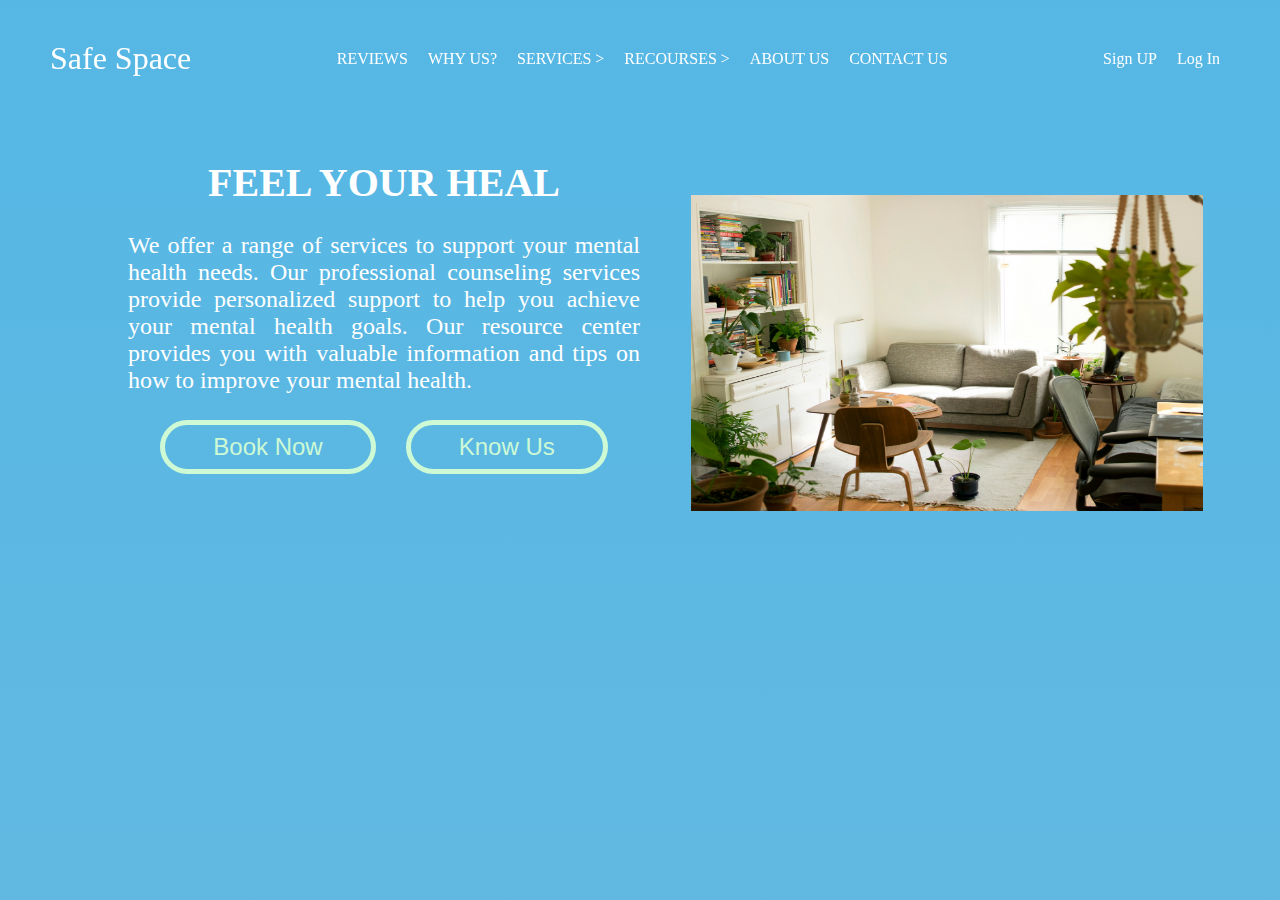
<file: index.html>
<!DOCTYPE html>
<html lang="en">
  <head>
    <meta charset="UTF-8" />
    <meta name="viewport" content="width=device-width, initial-scale=1.0" />
    <title>Safe Space ;)</title>

    <!-- =====Syle link===== -->
    <link rel="stylesheet" href="./sttyle.css" />
  </head>
  <body>
    <header class="headerlevel1">
      <div class="headerlevel2">
        <div class="logoinheader">
          <a href="#">Safe Space</a>
        </div>
        <ul class="navlist">
          <li class="navitems"><a href="">Reviews</a></li>
          <li class="navitems">
            <a href="">Why Us? </a>
          </li>
          <li class="navitems">
            <a href="">Services > </a>
            <div class="dropdown">
              <ul class="cardholder">
                <li>
                  <div class="cards">
                    <div class="cardcontents">
                      <img
                        class="cardimage"
                        src="./assets/images/family.jpg"
                        alt="family picture"
                      />
                      <p class="cardtext">Family Therapy</p>
                      <p class="carddescription">For you and your family</p>
                    </div>
                  </div>
                </li>
                <li>
                  <div class="cards">
                    <div class="cardcontents">
                      <img
                        class="cardimage"
                        src="./assets/images/family.jpg"
                        alt="family picture"
                      />
                      <p class="cardtext">Family Therapy</p>
                      <p class="carddescription">For you and your family</p>
                    </div>
                  </div>
                </li>
                <li>
                  <div class="cards">
                    <div class="cardcontents">
                      <img
                        class="cardimage"
                        src="./assets/images/family.jpg"
                        alt="family picture"
                      />
                      <p class="cardtext">Family Therapy</p>
                      <p class="carddescription">For you and your family</p>
                    </div>
                  </div>
                </li>
              </ul>
            </div>
          </li>
          <li class="navitems"><a href="">Recourses > </a></li>
          <li class="navitems"><a href="">About Us</a></li>
          <li class="navitems"><a href="">Contact Us</a></li>
        </ul>
        <div class="identitybuttons">
          <div class="signup idbutton">
            <a href="#"><span>Sign UP</span></a>
          </div>
          <div class="login idbutton">
            <a href="#"><span>Log In</span></a>
          </div>
        </div>
      </div>
    </header>

    <!-- ========Containt========= -->
    <div class="boxy1">
      <div class="container">
        <div class="row1">
          <h1 class="slogan">FEEL YOUR HEAL</h1>
          <p class="hometext">
            We offer a range of services to support your mental health needs.
            Our professional counseling services provide personalized support to
            help you achieve your mental health goals. Our resource center
            provides you with valuable information and tips on how to improve
            your mental health.
          </p>
          <div class="buttondivision">
            <button class="bookbtn">Book Now</button>
            <button class="bookbtn">Know Us</button>
          </div>
        </div>
        <div class="row2">
          <!-- image  -->
          <img class="roomImg" src="./assets/images/room.jpg" alt="room png" />
        </div>
      </div>
    </div>
  </body>
</html>
</file>
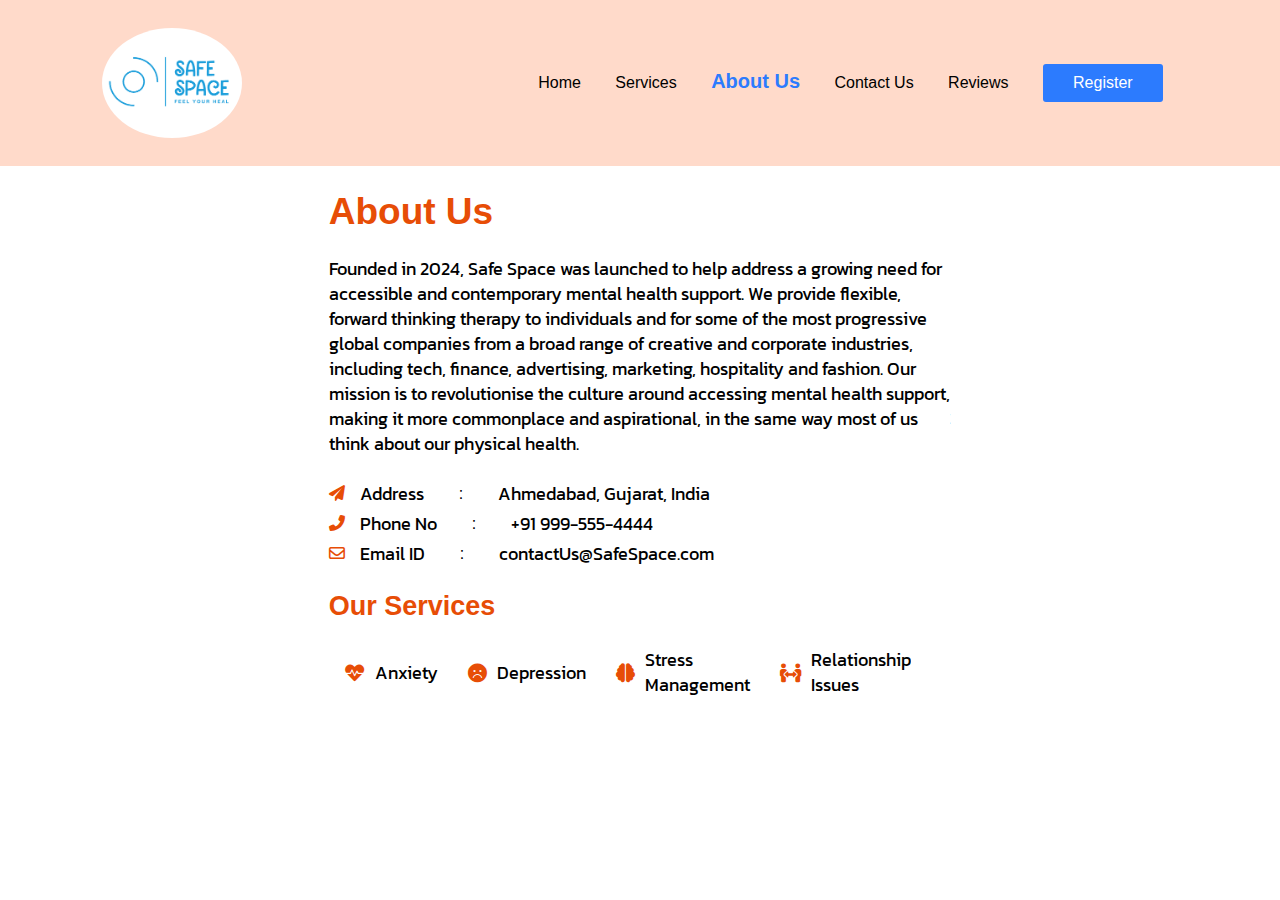
<file: aboutUs.html>
<!DOCTYPE html>
<html lang="en">
  <head>
    <link
      rel="stylesheet"
      href="https://cdnjs.cloudflare.com/ajax/libs/font-awesome/6.0.0-beta3/css/all.min.css"
    />

    <link rel="preconnect" href="https://fonts.googleapis.com" />
    <link rel="preconnect" href="https://fonts.gstatic.com" crossorigin />
    <link
      href="https://fonts.googleapis.com/css2?family=Kanit:ital,wght@0,100;0,200;0,300;0,400;0,500;0,600;0,700;0,800;0,900;1,100;1,200;1,300;1,400;1,500;1,600;1,700;1,800;1,900&display=swap"
      rel="stylesheet"
    />
    <link rel="stylesheet" href="aboutUs.css" />
    <meta charset="UTF-8" />
    <meta name="viewport" content="width=device-width, initial-scale=1.0" />
    <title>About Us</title>
  </head>
  <body>
    <div class="header">
      <nav class="nav-links">
        <img src="./assets/images/logoInWhite.png" alt="logo" class="logo" />
        <ul>
          <li><a href="home.html">Home</a></li>
          <li><a href="services.html">Services</a></li>
          <!-- <li><a href="#">Resources</a></li> -->
          <li><a class="active" href="aboutUs.html">About Us</a></li>
          <li><a href="contactus.html">Contact Us</a></li>
          <li><a href="#">Reviews</a></li>
          <li class="btn">
            <a href="login.html"><span style="color: white">Register</span></a>
          </li>
          <!-- <li class="btn">Register</li> -->
        </ul>
      </nav>
    </div>

    <section id="about-section">
      <!-- about right  -->

      <div class="about-right">
        <h1>About Us</h1>
        <br />

        <p>
          Founded in 2024, Safe Space was launched to help address a growing
          need for accessible and contemporary mental health support. We provide
          flexible, forward thinking therapy to individuals and for some of the
          most progressive global companies from a broad range of creative and
          corporate industries, including tech, finance, advertising, marketing,
          hospitality and fashion. Our mission is to revolutionise the culture
          around accessing mental health support, making it more commonplace and
          aspirational, in the same way most of us think about our physical
          health.
        </p>

        <div class="address">
          <ul>
            <li>
              <span class="address-logo">
                <i class="fas fa-paper-plane"></i>
              </span>

              <p>Address</p>

              <span class="saprater">:</span>

              <p>Ahmedabad, Gujarat, India</p>
            </li>

            <li>
              <span class="address-logo">
                <i class="fas fa-phone-alt"></i>
              </span>

              <p>Phone No</p>

              <span class="saprater">:</span>

              <p>+91 999-555-4444</p>
            </li>

            <li>
              <span class="address-logo">
                <i class="far fa-envelope"></i>
              </span>

              <p>Email ID</p>

              <span class="saprater">:</span>

              <p>contactUs@SafeSpace.com</p>
            </li>
          </ul>
        </div>

        <div class="expertise">
          <h3>Our Services</h3>

          <ul>
            <li>
              <span class="expertise-logo">
                <i class="fa-solid fa-heart-pulse"></i>
              </span>

              <p>Anxiety</p>
            </li>

            <li>
              <span class="expertise-logo">
                <i class="fa-solid fa-face-frown"></i>
              </span>

              <p>Depression</p>
            </li>

            <li>
              <span class="expertise-logo">
                <i class="fa-solid fa-brain"></i>
              </span>

              <p>Stress Management</p>
            </li>

            <li>
              <span class="expertise-logo">
                <i class="fa-solid fa-people-arrows"></i>
              </span>

              <p>Relationship Issues</p>
            </li>
          </ul>
        </div>
      </div>
    </section>
  </body>
</html>
</file>
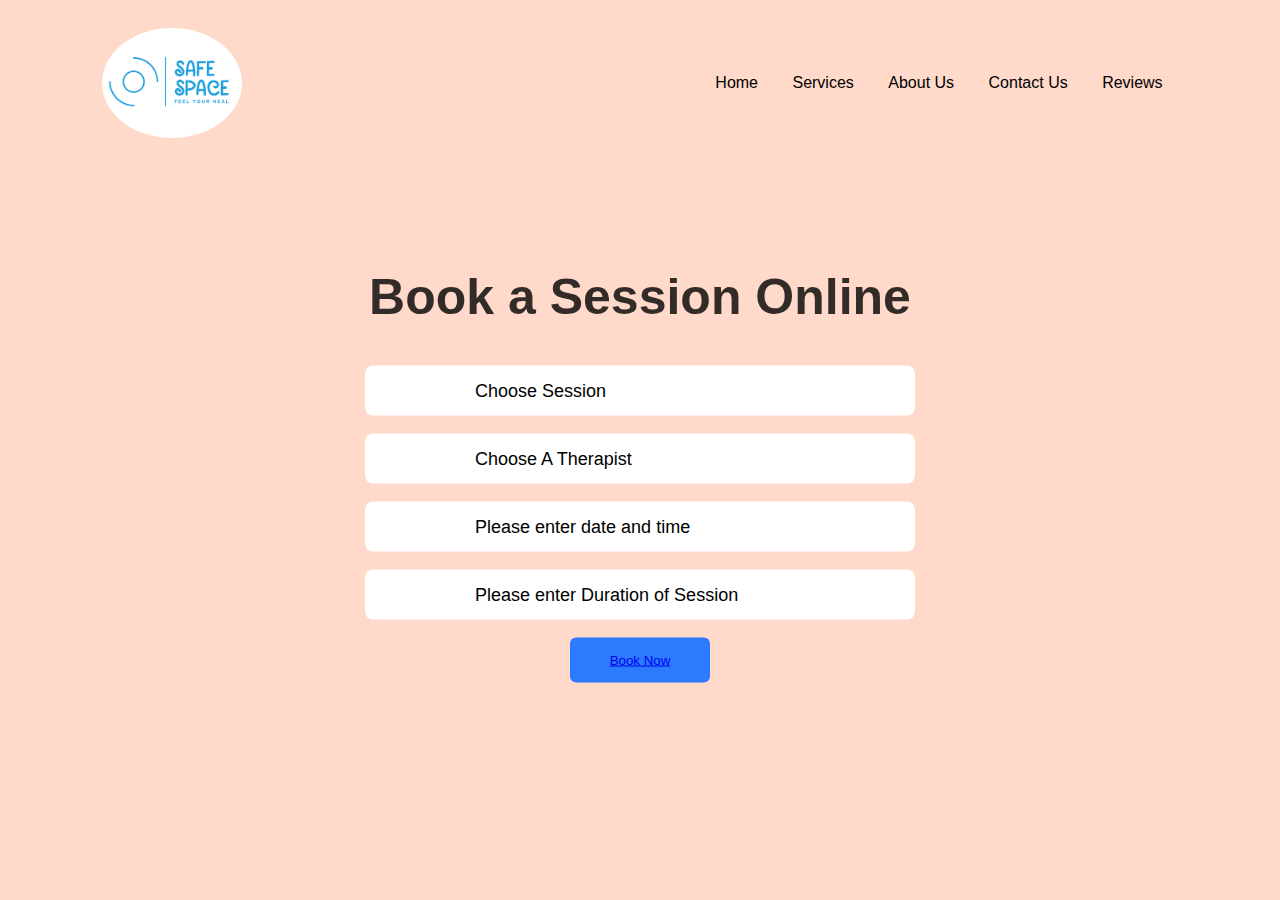
<file: booking.html>
<!DOCTYPE html>
<html lang="en">
  <head>
    <link
      rel="stylesheet"
      href="https://cdnjs.cloudflare.com/ajax/libs/font-awesome/6.5.1/css/all.min.css"
      integrity="sha512-DTOQO9RWCH3ppGqcWaEA1BIZOC6xxalwEsw9c2QQeAIftl+Vegovlnee1c9QX4TctnWMn13TZye+giMm8e2LwA=="
      crossorigin="anonymous"
      referrerpolicy="no-referrer"
    />
    <link rel="stylesheet" href="booking.css" />
    <meta charset="UTF-8" />
    <meta name="viewport" content="width=device-width, initial-scale=1.0" />
    <title>Safe Space</title>
    <script src="./booking.js"></script>
  </head>
  <body>
    <div class="header">
      <!-- <video autoplay loop class="back-video" muted plays-inline>
            <source src="./video (2160p).mp4" type="video/mp4">
        </video> -->

      <nav class="nav-links">
        <img src="./assets/images/logoInWhite.png" alt="logo" class="logo" />
        <ul>
          <li><a href="./home.html">Home</a></li>
          <li><a href="./services.html">Services</a></li>
          <!-- <li><a href="#">Resources</a></li> -->
          <li><a href="aboutUs.html">About Us</a></li>
          <li><a href="contactus.html">Contact Us</a></li>
          <li><a href="reviews.html">Reviews</a></li>
          <!-- <li class="btn">Register</li> -->
        </ul>
      </nav>

      <div class="content">
        <!-- <i class="fa-solid fa-calendar-days"></i>
            <i class="fa-solid fa-pen"></i> -->
        <h1>Book a Session Online</h1>

        <form>
          <i class="fa-solid fa-pen"></i>
          <input type="text" placeholder="Choose Session" />
          <i class="fa-solid fa-ellipsis-vertical"></i>
        </form>

        <br />

        <form>
          <i class="fa-solid fa-user-doctor"></i>
          <input type="text" placeholder="Choose A Therapist" />
          <i class="fa-solid fa-ellipsis-vertical"></i>
        </form>
        <br />
        <form>
          <i class="fa-solid fa-calendar-days"></i>
          <!-- Display the placeholder text outside the input field -->
          <span
            id="placeholderTextDateTime"
            class="placeholderText"
            onclick="showDateTimePicker()"
            >Please enter date and time</span
          >
          <input
            type="datetime-local"
            id="datetimeInput"
            style="display: none"
          />
          <!-- <button type="button" onclick="showDateTimePicker()">Select</button> -->
          <i class="fa-solid fa-ellipsis-vertical"></i>
        </form>

        <br />

        <form>
          <i class="fa-solid fa-business-time"></i>
          <span
            id="placeholderTextTime"
            class="placeholderText"
            onclick="showTimePicker()"
            >Please enter Duration of Session</span
          >
          <input type="time" id="timeInput" style="display: none" />
          <i class="fa-solid fa-ellipsis-vertical"></i>
        </form>

        <br />

        <button type="submit" class="button">
          <a href="./videocall.html">Book Now</a>
        </button>
      </div>
    </div>
  </body>
</html>
</file>
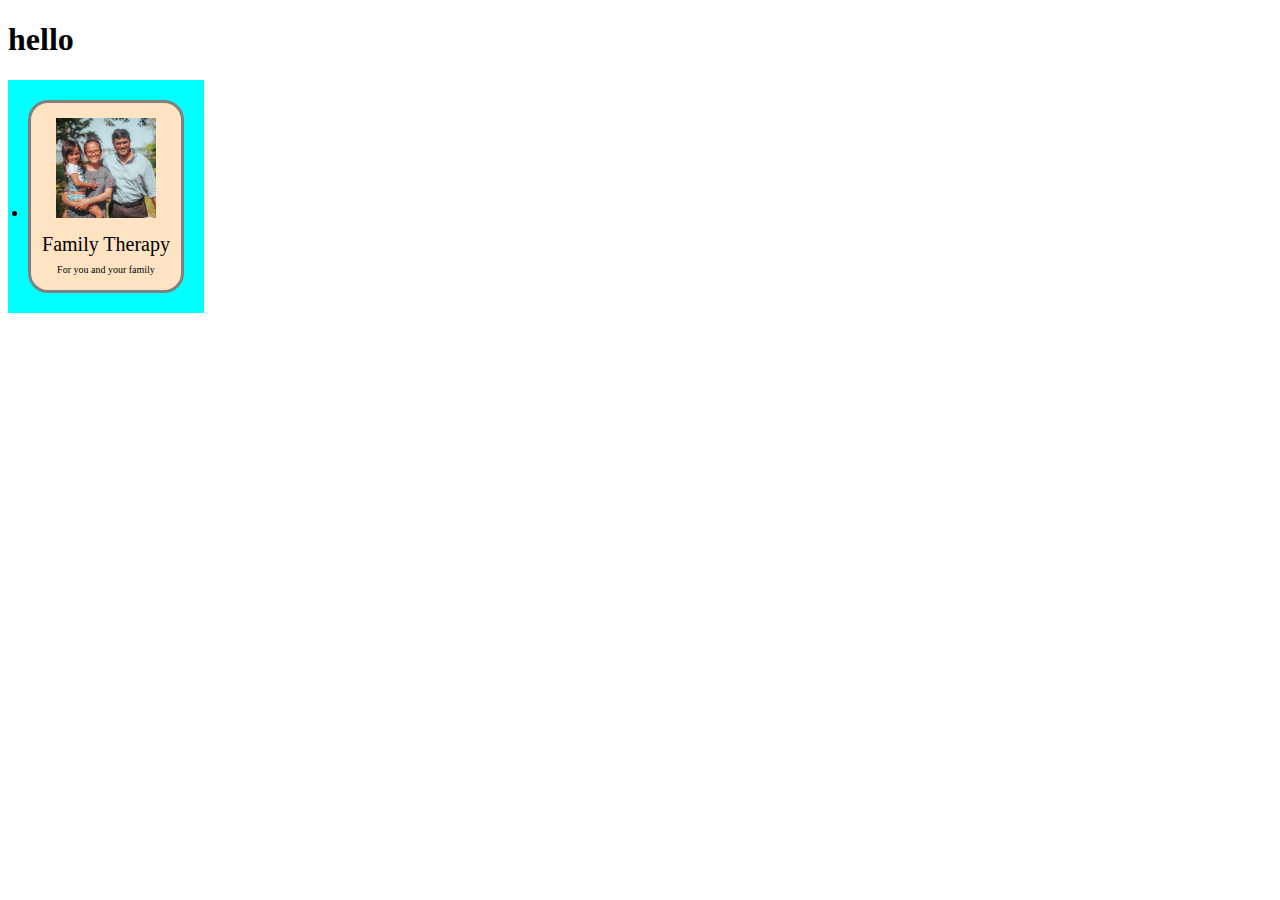
<file: cardsmaking.html>
<!DOCTYPE html>
<html lang="en">
  <head>
    <meta charsemay take up to 2-3 weeks before your st="UTF-8" />
    <meta name="viewport" content="width=device-width, initial-scale=1.0" />
    <link rel="stylesheet" href="./styleforcard.css" />
    <title>Document</title>
  </head>
  <body>
    <h1>hello</h1>
    <div class="cardholder">
      <li class="dropdown">
        <div class="cards">
          <div class="cardcontents">
            <img
              class="cardimage"
              src="./assets/images/family.jpg"
              alt="family picture"
            />
            <p class="cardtext">Family Therapy</p>
            <p class="carddescription">For you and your family</p>
          </div>
        </div>
      </li>
    </div>
  </body>
</html>
</file>
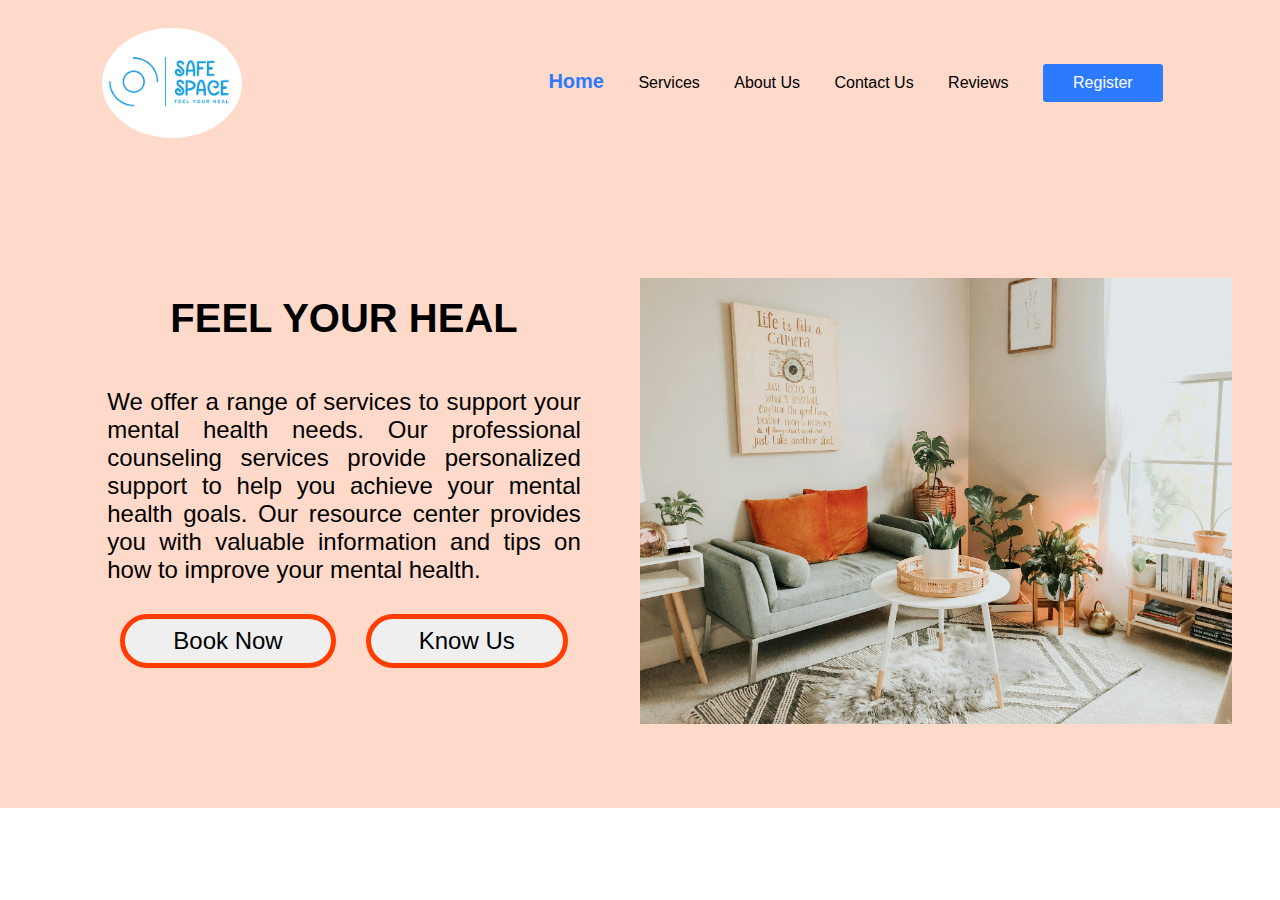
<file: home.html>
<!DOCTYPE html>
<html lang="en">
  <head>
    <link rel="icon" href="./assets/images/logoInWhite.png" />
    <link rel="stylesheet" href="home.css" />
    <meta charset="UTF-8" />
    <meta name="viewport" content="width=device-width, initial-scale=1.0" />
    <title>Safe Space</title>
  </head>
  <body>
    <div class="header">
      <nav class="nav-links">
        <img src="./assets/images/logoInWhite.png" alt="logo" class="logo" />
        <ul>
          <li><a class="active" href="home.html">Home</a></li>
          <li><a href="services.html">Services</a></li>
          <!-- <li><a href="resources.html">Resources</a></li> -->
          <li><a href="aboutUs.html">About Us</a></li>
          <li><a href="contactus.html">Contact Us</a></li>
          <li><a href="#">Reviews</a></li>
          <li class="btn">
            <a href="login.html"><span style="color: white">Register</span></a>
          </li>
        </ul>
      </nav>
    </div>

    <div class="content">
      <div class="rows">
        <div class="textcontent">
          <h1 class="slogan">FEEL YOUR HEAL</h1>
          <p class="hometext">
            We offer a range of services to support your mental health needs.
            Our professional counseling services provide personalized support to
            help you achieve your mental health goals. Our resource center
            provides you with valuable information and tips on how to improve
            your mental health.
          </p>
          <!-- <p class="homespan">want to cure yourself permanently</p> -->
          <div class="buttondivision">
            <button
              class="bookbtn"
              onclick="window.location.href = 'booking.html'"
            >
              Book Now
            </button>
            <button
              class="bookbtn"
              onclick="window.location.href = 'aboutUs.html'"
            >
              Know Us
            </button>
          </div>
        </div>
      </div>
      <div class="row">
        <div>
          <img
            class="homeimage"
            src="./assets/images/diningRoom1.jpg"
            alt="diningRoom1"
          />
        </div>
      </div>
    </div>
  </body>
</html>
</file>
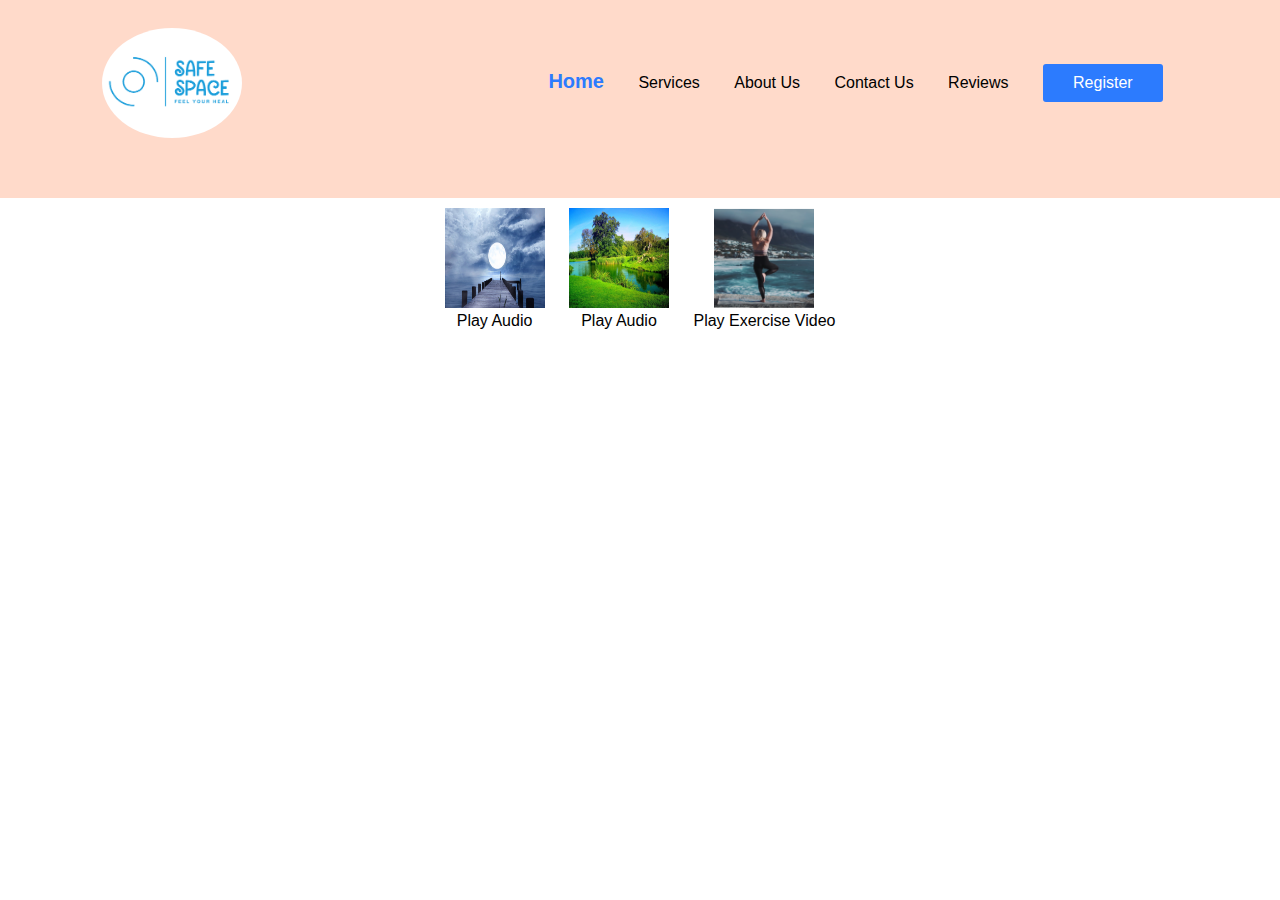
<file: resources.html>
<!DOCTYPE html>
<html lang="en">
  <head>
    <meta charset="UTF-8" />
    <meta name="viewport" content="width=device-width, initial-scale=1.0" />
    <title>Resources</title>
    <link rel="stylesheet" href="resources.css" />
    <script src="resources.js"></script>
  </head>
  <body>
    <div class="header">
      <nav class="nav-links">
        <img src="./assets/images/logoInWhite.png" alt="logo" class="logo" />
        <ul>
          <li><a class="active" href="home.html">Home</a></li>
          <li><a href="services.html">Services</a></li>
          <!-- <li><a href="#">Resources</a></li> -->
          <li><a href="aboutUs.html">About Us</a></li>
          <li><a href="contactus.html">Contact Us</a></li>
          <li><a href="#">Reviews</a></li>
          <li class="btn">
            <a href="login.html"><span style="color: white">Register</span></a>
          </li>
        </ul>
      </nav>
    </div>

    <div
      class="media-item"
      onclick="playMedia('assets/resources/audio/moonlight.mp3')"
    >
      <img src="assets/images/moonlight.jpg" alt="Audio" />
      <p>Play Audio</p>
    </div>

    <div
      class="media-item"
      onclick="playMedia('assets/resources/audio/melodyOfNature.mp3')"
    >
      <img src="/assets/images/nature.jpg" alt="Audio" />
      <p>Play Audio</p>
    </div>

    <div
      class="media-item"
      onclick="playMedia('assets/resources/video/standingpose.mp4')"
    >
      <img src="assets/images/yogaStandingPose.png" alt="Video" />
      <p>Play Exercise Video</p>
    </div>

    <audio id="audioPlayer" controls style="display: none">
      <source id="audioSource" src="" type="audio/mpeg" />
    </audio>

    <video id="videoPlayer" controls style="display: none">
      <source id="videoSource" src="" type="video/mp4" />
    </video>
  </body>
</html>
</file>
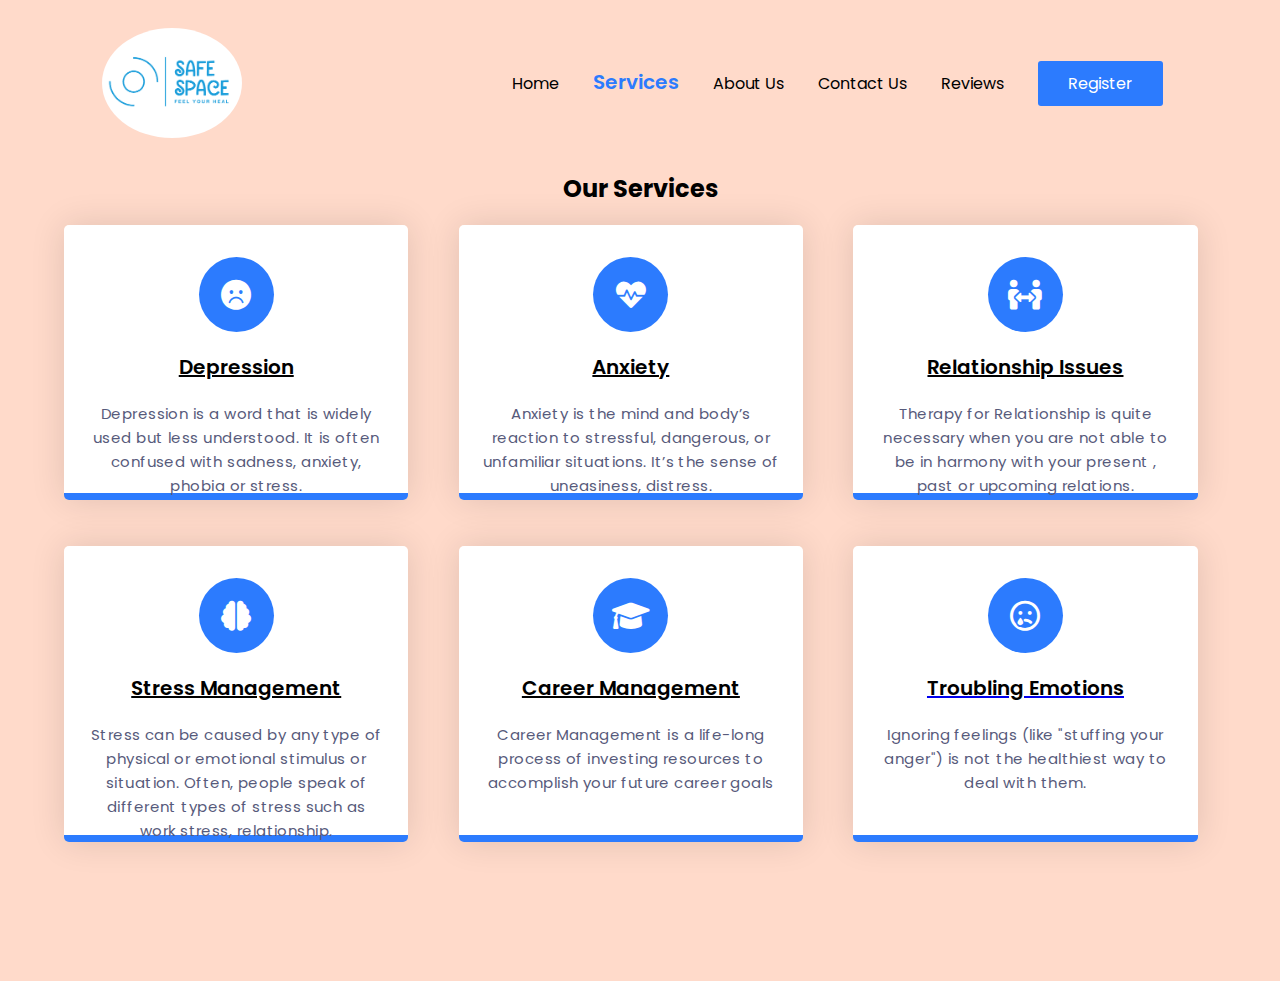
<file: services.html>
<!DOCTYPE html>
<html lang="en">
  <head>
    <link rel="icon" href="./assets/images/logoInWhite.png" />

    <meta name="viewport" content="width=device-width, initial-scale=1.0" />
    <title>Services</title>
    <!-- Font Awesome CDN-->
    <link
      rel="stylesheet"
      href="https://cdnjs.cloudflare.com/ajax/libs/font-awesome/6.0.0-beta3/css/all.min.css"
    />
    <!-- Google Font -->
    <link
      href="https://fonts.googleapis.com/css2?family=Poppins:wght@400;500;600&display=swap"
      rel="stylesheet"
    />

    <!-- Stylesheet -->
    <link rel="stylesheet" href="services.css" />
  </head>
  <body>
    <div class="header">
      <nav class="nav-links">
        <img src="./assets/images/logoInWhite.png" alt="logo" class="logo" />
        <ul>
          <li><a href="home.html">Home</a></li>
          <li><a class="active" href="services.html">Services</a></li>
          <!-- <li><a href="#">Resources</a></li> -->
          <li><a href="aboutUs.html">About Us</a></li>
          <li><a href="contactus.html">Contact Us</a></li>
          <li><a href="reviews.html">Reviews</a></li>
          <li class="btn">
            <a href="login.html"><span style="color: white">Register</span></a>
          </li>
        </ul>
      </nav>
    </div>
    <section>
      <div class="row">
        <h2 class="section-heading">Our Services</h2>
      </div>
      <div class="row">
        <div class="column">
          <div class="card">
            <div class="icon-wrapper">
              <i class="fa-solid fa-face-frown"></i>
            </div>
            <h3><a href="booking.html" style="color: black">Depression</a></h3>
            <p>
              Depression is a word that is widely used but less understood. It
              is often confused with sadness, anxiety, phobia or stress.
            </p>
          </div>
        </div>
        <div class="column">
          <div class="card">
            <div class="icon-wrapper">
              <i class="fa-solid fa-heart-pulse"></i>
            </div>
            <h3><a href="booking.html" style="color: black">Anxiety</a></h3>
            <p>
              Anxiety is the mind and body’s reaction to stressful, dangerous,
              or unfamiliar situations. It’s the sense of uneasiness, distress.
            </p>
          </div>
        </div>
        <div class="column">
          <div class="card">
            <div class="icon-wrapper">
              <i class="fa-solid fa-people-arrows"></i>
            </div>
            <h3>
              <a href="booking.html" style="color: black"
                >Relationship Issues</a
              >
            </h3>
            <p>
              Therapy for Relationship is quite necessary when you are not able
              to be in harmony with your present , past or upcoming relations.
            </p>
          </div>
        </div>
        <div class="column">
          <div class="card">
            <div class="icon-wrapper">
              <i class="fa-solid fa-brain"></i>
            </div>
            <h3>
              <a href="booking.html" style="color: black">Stress Management</a>
            </h3>
            <p>
              Stress can be caused by any type of physical or emotional stimulus
              or situation. Often, people speak of different types of stress
              such as work stress, relationship.
            </p>
          </div>
        </div>
        <div class="column">
          <div class="card">
            <div class="icon-wrapper">
              <i class="fa-solid fa-graduation-cap"></i>
            </div>
            <h3>
              <a href="booking.html" style="color: black">Career Management</a>
            </h3>
            <p>
              Career Management is a life-long process of investing resources to
              accomplish your future career goals
            </p>
          </div>
        </div>
        <div class="column">
          <div class="card">
            <div class="icon-wrapper">
              <i class="fa-regular fa-face-sad-tear"></i>
            </div>
            <h3>
              <a href="booking.html"
                ><span style="color: black">Troubling Emotions</span></a
              >
            </h3>
            <p>
              Ignoring feelings (like "stuffing your anger") is not the
              healthiest way to deal with them.
            </p>
          </div>
        </div>
      </div>
    </section>
  </body>
</html>
</file>
<file: sttyle.css>
* {
  padding: 0;
  margin: 0;
  box-sizing: border-box;
}
:root {
  --first-color: #ff8080;
  --second-color: #ffcf96;
  --third-color: #f6fdc3;
  --fourth-color: #cdfad5;
  --font-color-one: white;
}
li {
  list-style: none;
}
/* ===========nav bar ========== */
.logoinheader {
  font-size: 2rem;
  text-decoration: none;
}
.headerlevel1 {
  position: fixed;
  top: 0;
  left: 0;
  right: 0;
  bottom: 0;
  height: 100px;
  background-color: transparent;
  z-index: 1;
}
.headerlevel2 {
  padding: 40px 50px;
  display: flex;
  flex-direction: row;
  align-items: center;
  justify-content: space-between;
}
.navlist {
  display: flex;
  flex-direction: row;
  align-items: center;
  text-transform: uppercase;
}
.navlist a {
  color: white;
  text-decoration: none;
}
.identitybuttons a {
  color: white;
  text-decoration: none;
}
.logoinheader a {
  color: white;
  text-decoration: none;
}
.navitems,
.idbutton {
  list-style: none;
  margin: 0 10px;
}
.identitybuttons {
  display: flex;
}
/* ========dropdown======== */
.dropdown {
  display: none;
  position: relative;
  top: 20px;
  left: auto;
}
.navitems:hover .dropdown {
  display: inline;
}

.cardholder {
  position: absolute;
  background-color: aqua;
  width: fit-content;
  display: flex;
  flex-direction: row;
  align-items: center;
  /* justify-content: space-between; */
  /* flex-wrap: wrap; */
  gap: 30px;
  padding: 20px;
}

.cards {
  background-color: bisque;
  border: 3px solid gray;
  border-radius: 20px;
  width: 150px;
  aspect-ratio: 2/2.5;
}
.cardcontents {
  display: flex;
  flex-direction: column;
  justify-content: center;
  align-items: center;
  text-align: center;
}
.cardimage {
  width: 100px;
  margin-top: 15px;
}
.cardtext {
  font-size: 20px;
  margin-top: 15px;
  margin-bottom: 0;
}
.carddescription {
  font-size: 10px;
  padding: 0;
  margin: 8px 0;
}

/* =========containts========= */
.boxy1 {
  background: linear-gradient(0deg, #1c9ad4b2, #1b9edbbd);
  background-size: cover;
  width: 100%;
  height: 100vh;
}
.container {
  padding: 9rem 8rem;
  text-align: left;
  display: grid;
  grid-template-columns: 1fr 1fr;
}
.slogan {
  margin: 3% 0;
  margin-bottom: 0px;
  font-size: 2.5rem;
  text-align: center;
  color: var(--font-color-one);
}
.hometext {
  font-size: 1.5rem;
  padding: 5% 0;
  text-align: justify;
  color: var(--font-color-one);
}
.buttondivision {
  display: flex;
  justify-content: center;
  gap: 30px;
}
.buttondivision .bookbtn {
  padding: 0.5rem 3rem;
  font-size: 1.5em;
  cursor: pointer;
  border-radius: 40px;
  border: 5px solid var(--fourth-color);
  color: var(--fourth-color);
  background-color: transparent;
  transition: transform 0.5s ease;
}

.bookbtn:hover {
  position: relative;
  transform: scale(1.1);
  background-color: var(--fourth-color);
  color: black;
}

.roomImg {
  aspect-ratio: 16/9;
  width: 100%;
  height: 80%;
  margin: 10%;
}
</file>
<file: aboutUs.css>
* {
  /* background-color: #ffdaca; */
  margin: 0;
  padding: 0;
  box-sizing: border-box;
  font-family: "Poppins", sans-serif;
}
.header {
  height: 1%;
  width: 100%;
  padding: 0 8%;
  background-color: #ffdaca;
  position: relative;
}

nav {
  display: flex;
  align-items: center;
  justify-content: space-between;
}

.logo {
  width: 140px;
  border-radius: 50%;
}

.nav-links {
  padding: 28px 0;
}

.nav-links li {
  display: inline-block;
  margin: 0 15px;
}

.nav-links li a {
  text-decoration: none;
  color: black;
  padding: 5px 0;
  position: relative;
}

.nav-links li a::after {
  content: "";
  background: #ff3d00;
  width: 0;
  height: 2px;
  position: absolute;
  bottom: 0;
  left: 0;
  transition: width 0.5s;
}
.active {
  font-size: 20px;
  font-weight: 600;
  color: #2c7bfe !important;
}

.nav-links li a:hover::after {
  width: 100%;
}

#about-section {
  width: 100%;

  height: auto;

  display: flex;

  justify-content: center;

  align-items: center;

  padding: 25px 12%;
}

.about-right {
  height: auto;

  width: 64%;
}

.about-right ul li {
  display: flex;

  align-items: center;
}

.about-right h1 {
  color: #e74d06;

  font-size: 37px;

  margin-bottom: 5px;
}

.about-right p {
  color: #000;
  font-family: "Kanit", sans-serif;
  line-height: 25px;
  font-size: 18px;
}

.about-right .address {
  margin: 25px 0;
}

.about-right .address ul li {
  margin-bottom: 5px;
}

.address .address-logo {
  margin-right: 15px;

  color: #e74d06;
}

.address .saprater {
  margin: 0 35px;
}

.about-right .expertise ul {
  width: 90%;

  display: flex;

  align-items: center;

  justify-content: space-between;
}

.expertise h3 {
  font-size: 27px;
  color: #e74d06;
  margin-bottom: 10px;
}
.expertise li {
  padding: 15px;
}
.expertise .expertise-logo {
  display: flex;
  justify-content: space-between;
  font-size: 19px;

  margin-right: 10px;

  color: #e74d06;
}
.btn {
  background: #2c7bfe;
  color: #fff;
  padding: 10px 30px;
  border-radius: 3px;
  cursor: pointer;
}
</file>
<file: booking.css>
* {
  margin: 0;
  padding: 0;
  font-family: "poppins", sans-serif;
  box-sizing: border-box;
}

.header {
  height: 100vh;
  width: 100%;
  padding: 0 8%;
  background-color: #ffdaca;
  position: relative;
}

nav {
  display: flex;
  align-items: center;
  justify-content: space-between;
}

.logo {
  width: 140px;
  border-radius: 50%;
}

.nav-links {
  padding: 28px 0;
}

.nav-links li {
  display: inline-block;
  margin: 0 15px;
}

.nav-links li a {
  text-decoration: none;
  color: black;
  padding: 5px 0;
  position: relative;
  z-index: 1;
}

.nav-links li a::after {
  content: "";
  background: #ff3d00;
  width: 0;
  height: 2px;
  position: absolute;
  bottom: 0;
  left: 0;
  transition: width 0.5s;
}

.nav-links li a:hover::after {
  width: 100%;
}

.btn {
  background: #2c7bfe;
  color: #fff;
  padding: 10px 30px;
  border-radius: 3px;
  cursor: pointer;
}

.content {
  /* display: flex; */
  position: absolute;
  left: 50%;
  top: 50%;
  width: 90%;
  max-width: 550px;
  transform: translate(-50%, -50%);
  text-align: center;
  /* color: #fff; */
  padding-top: 50px;
}

.content h1 {
  color: #000;
  opacity: 0.8;
  font-size: 50px;
  /* font-weight: 600; */
  margin-bottom: 40px;
}

.content form {
  background: #fff;
  padding: 10px;
  border-radius: 8px;
  display: flex;
}

.content form input {
  flex: 1;
  border: none;
  outline: none;
  padding: 0 20px;
  font-size: 18px;
}

.content input::placeholder {
  color: #000;
}

.placeholderText {
  color: #000;
  flex: 1;
  border: none;
  outline: none;
  padding: 0 20px;
  font-size: 18px;
  text-align: left;
  align-self: center;
}

.button {
  background: #2c7bfe;
  color: #fff;
  padding: 15px 40px;
  border: none;
  border-radius: 6px;
  cursor: pointer;
}

.content form i {
  color: black;
  padding: 15px 40px;
  border: none;
  border-radius: 6px;
}

.back-video {
  position: absolute;
  right: 0;
  bottom: 0;
  min-width: 100%;
  min-height: 100%;
  width: auto;
  height: auto;
  z-index: -100;
}

@media (max-aspect-ratio: 16/9) {
  .back-video {
    width: auto;
    height: 100%;
  }
}
</file>
<file: styleforcard.css>
.cardholder {
  background-color: aqua;
  width: fit-content;
  display: flex;
  /* justify-content: space-evenly; */
  align-items: center;
  flex-wrap: wrap;
  gap: 30px;
  max-width: calc(100% - 20vw);
  padding: 20px;
}

.cards {
  background-color: bisque;
  border: 3px solid gray;
  border-radius: 20px;
  width: 150px;
  aspect-ratio: 2/2.5;
}
.cardcontents {
  display: flex;
  flex-direction: column;
  justify-content: center;
  align-items: center;
  text-align: center;
}

.cardimage {
  width: 100px;
  margin-top: 15px;
}
.cardtext {
  font-size: 20px;
  margin-top: 15px;
  margin-bottom: 0;
}
.carddescription {
  font-size: 10px;
  padding: 0;
  margin: 8px 0;
}
</file>
<file: home.css>
* {
  padding: 0;
  margin: 0;
  box-sizing: border-box;
  font-family: "Poppins", sans-serif;
}

.header {
  height: 22vh;
  width: 100%;
  padding: 0 8%;
  background-color: #ffdaca;
  position: relative;
}

nav {
  display: flex;
  align-items: center;
  justify-content: space-between;
}

.logo {
  width: 140px;
  border-radius: 50%;
}

.nav-links {
  padding: 28px 0;
}

.nav-links li {
  display: inline-block;
  margin: 0 15px;
}

.nav-links li a {
  text-decoration: none;
  color: black;
  padding: 5px 0;
  position: relative;
}

.nav-links li a::after {
  content: "";
  background: #ff3d00;
  width: 0;
  height: 2px;
  position: absolute;
  bottom: 0;
  left: 0;
  transition: width 0.5s;
}

.nav-links li a:hover::after {
  width: 100%;
}

.active {
  font-size: 20px;
  font-weight: 600;
  color: #2c7bfe !important;
}

.btn {
  background: #2c7bfe;
  color: #fff;
  padding: 10px 30px;
  border-radius: 3px;
  cursor: pointer;
}

/* ====body==== */

.content {
  padding: 5rem 3rem;
  text-align: center;
  display: grid;
  grid-template-columns: 1fr 1fr;
  background-color: #ffdaca;
}

.homeimage {
  /* background-size: cover; */
  width: 100%;
}
.slogan {
  margin: 3% 0;
  /* margin-bottom: 0px; */
  font-size: 2.5rem;
}
.hometext {
  font-size: 1.5rem;
  padding: 5% 10%;
  text-align: justify;
}
.buttondivision {
  display: flex;
  justify-content: center;
  gap: 30px;
}
.buttondivision .bookbtn {
  padding: 0.5rem 3rem;
  font-size: 1.5em;
  cursor: pointer;
  border-radius: 40px;
  border: 5px solid #ff3d00;
  transition: transform 0.5s ease;
}
.bookbtn:hover {
  position: relative;
  transform: scale(1.1);
  background-color: #ff3d00;
  color: black;
}
</file>
<file: resources.css>
* {
  padding: 0;
  margin: 0;
  box-sizing: border-box;
  font-family: "Poppins", sans-serif;
}

.header {
  height: 22vh;
  width: 100%;
  padding: 0 8%;
  background-color: #ffdaca;
  position: relative;
}

nav {
  display: flex;
  align-items: center;
  justify-content: space-between;
}

.logo {
  width: 140px;
  border-radius: 50%;
}

.nav-links {
  padding: 28px 0;
}

.nav-links li {
  display: inline-block;
  margin: 0 15px;
}

.nav-links li a {
  text-decoration: none;
  color: black;
  padding: 5px 0;
  position: relative;
}

.nav-links li a::after {
  content: "";
  background: #ff3d00;
  width: 0;
  height: 2px;
  position: absolute;
  bottom: 0;
  left: 0;
  transition: width 0.5s;
}

.nav-links li a:hover::after {
  width: 100%;
}

.active {
  font-size: 20px;
  font-weight: 600;
  color: #2c7bfe !important;
}

.btn {
  background: #2c7bfe;
  color: #fff;
  padding: 10px 30px;
  border-radius: 3px;
  cursor: pointer;
}

body {
  text-align: center;
}

.media-item {
  display: inline-block;
  margin: 10px;
  cursor: pointer;
}
.media-item img {
  width: 100px;
  aspect-ratio: 1/1;
}
</file>
<file: services.css>
* {
  padding: 0;
  margin: 0;
  box-sizing: border-box;
  font-family: "Poppins", sans-serif;
}

.header {
  height: 9vh;
  width: 100%;
  padding: 0 8%;
  background-color: #ffdaca;
  position: relative;
}

nav {
  display: flex;
  align-items: center;
  justify-content: space-between;
}

.logo {
  width: 140px;
  border-radius: 50%;
}

.nav-links {
  padding: 28px 0;
}

.nav-links li {
  display: inline-block;
  margin: 0 15px;
}

.nav-links li a {
  text-decoration: none;
  color: black;
  padding: 5px 0;
  position: relative;
}

.nav-links li a::after {
  content: "";
  background: #ff3d00;
  width: 0;
  height: 2px;
  position: absolute;
  bottom: 0;
  left: 0;
  transition: width 0.5s;
}
.active {
  font-size: 20px;
  font-weight: 600;
  color: #2c7bfe !important;
}

.nav-links li a:hover::after {
  width: 100%;
}

section {
  background-color: #ffdaca;
  height: 100vh;
  width: 100%;
  display: grid;
  place-items: center;
  /* padding-top: 100px; */
}
.row {
  display: flex;
  flex-wrap: wrap;
}
.column {
  width: 100%;
  padding: 0 1em 1em 1em;
  text-align: center;
}
.card {
  width: 95%;
  height: 90%;
  padding: 2em 1.5em;
  background: linear-gradient(#ffffff 50%, #2c7bfe 50%);
  background-size: 100% 200%;
  background-position: 0 2.5%;
  border-radius: 5px;
  box-shadow: 0 0 35px rgba(0, 0, 0, 0.12);
  cursor: pointer;
  transition: 0.5s;
}
h3 {
  font-size: 20px;
  font-weight: 600;
  color: #1f194c;
  margin: 1em 0;
}
p {
  color: #575a7b;
  font-size: 15px;
  line-height: 1.6;
  letter-spacing: 0.03em;
}
.icon-wrapper {
  background-color: #2c7bfe;
  position: relative;
  margin: auto;
  font-size: 30px;
  height: 2.5em;
  width: 2.5em;
  color: #ffffff;
  border-radius: 50%;
  display: grid;
  place-items: center;
  transition: 0.5s;
}
.card:hover {
  background-position: 0 100%;
}
.card:hover .icon-wrapper {
  background-color: #ffffff;
  color: #2c7bfe;
}
.card:hover h3 {
  color: #ffffff;
}
.card:hover p {
  color: #f0f0f0;
}
@media screen and (min-width: 768px) {
  section {
    padding: 0 2em;
  }
  .column {
    flex: 0 50%;
    max-width: 50%;
  }
}
@media screen and (min-width: 992px) {
  section {
    padding: 5em 3em;
  }
  .column {
    flex: 0 0 33.33%;
    max-width: 33.33%;
  }
}
.btn {
  background: #2c7bfe;
  color: #fff;
  padding: 10px 30px;
  border-radius: 3px;
  cursor: pointer;
}
</file>
